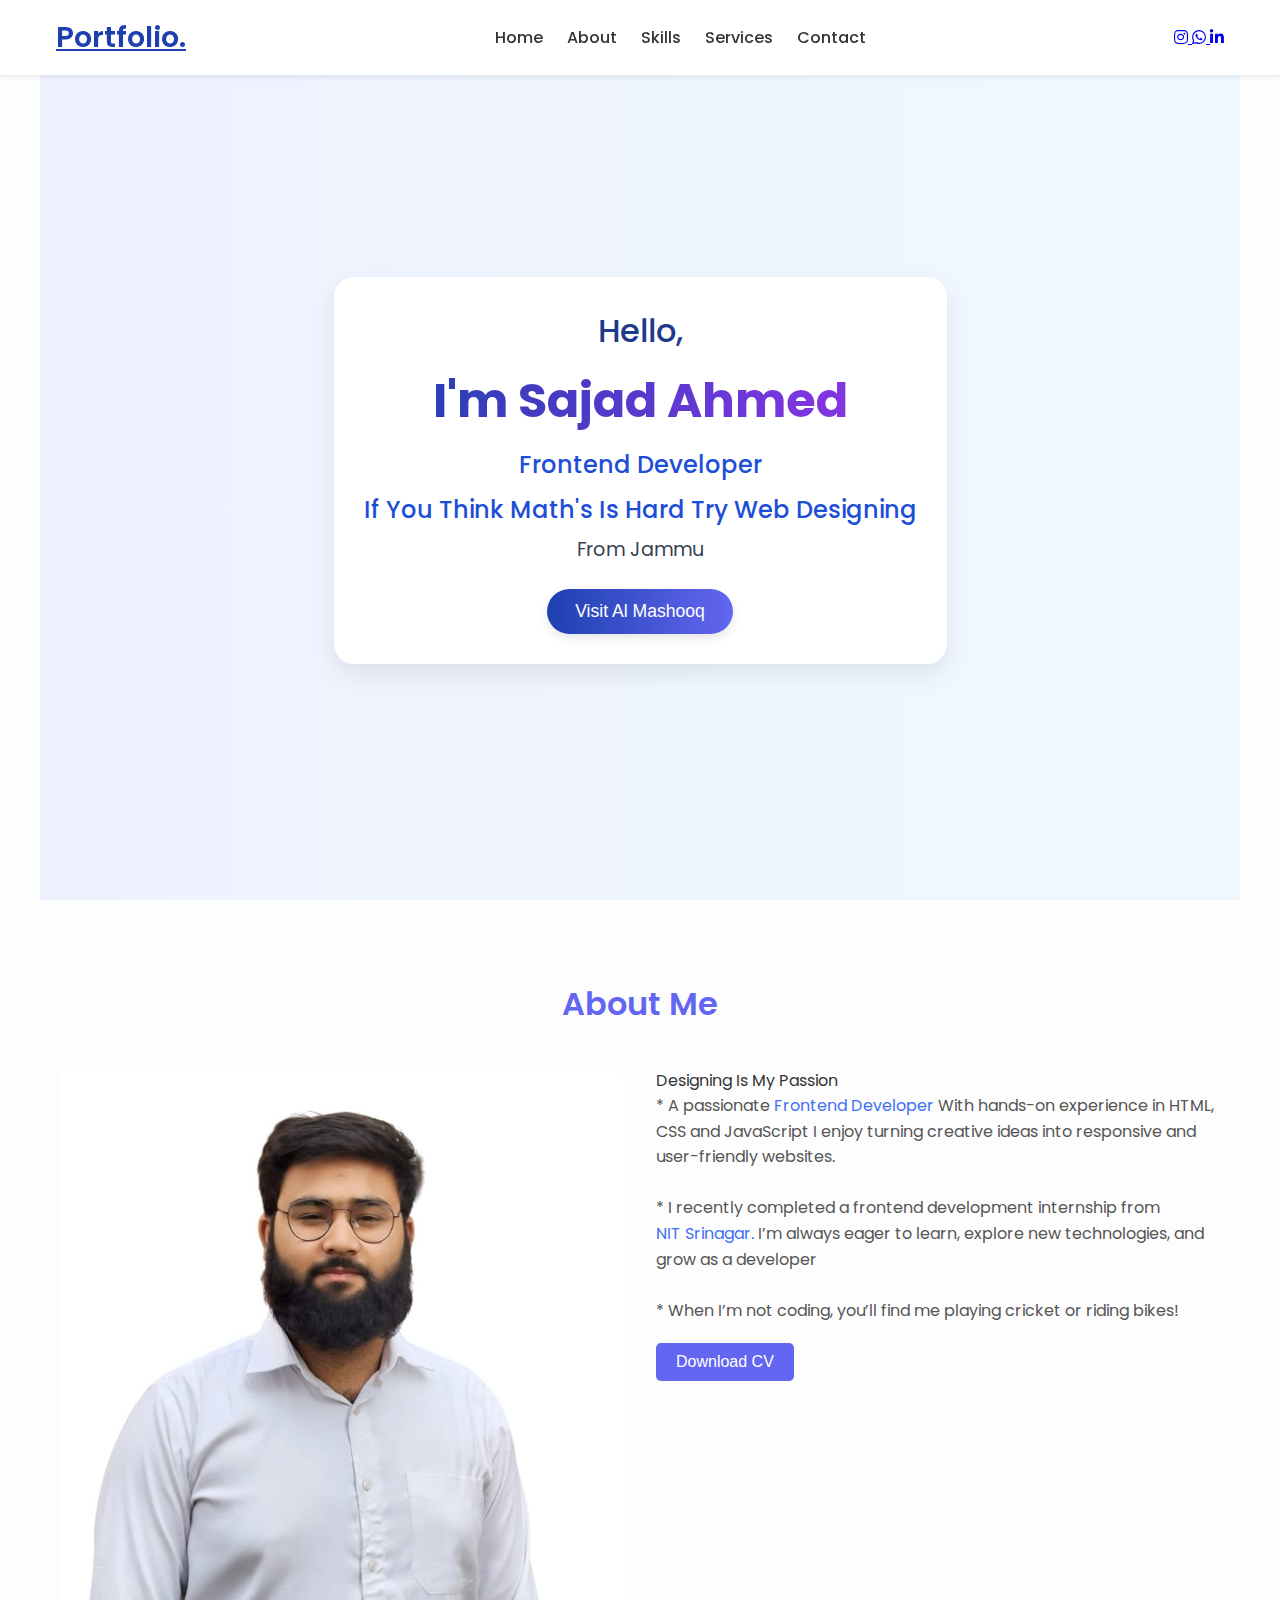
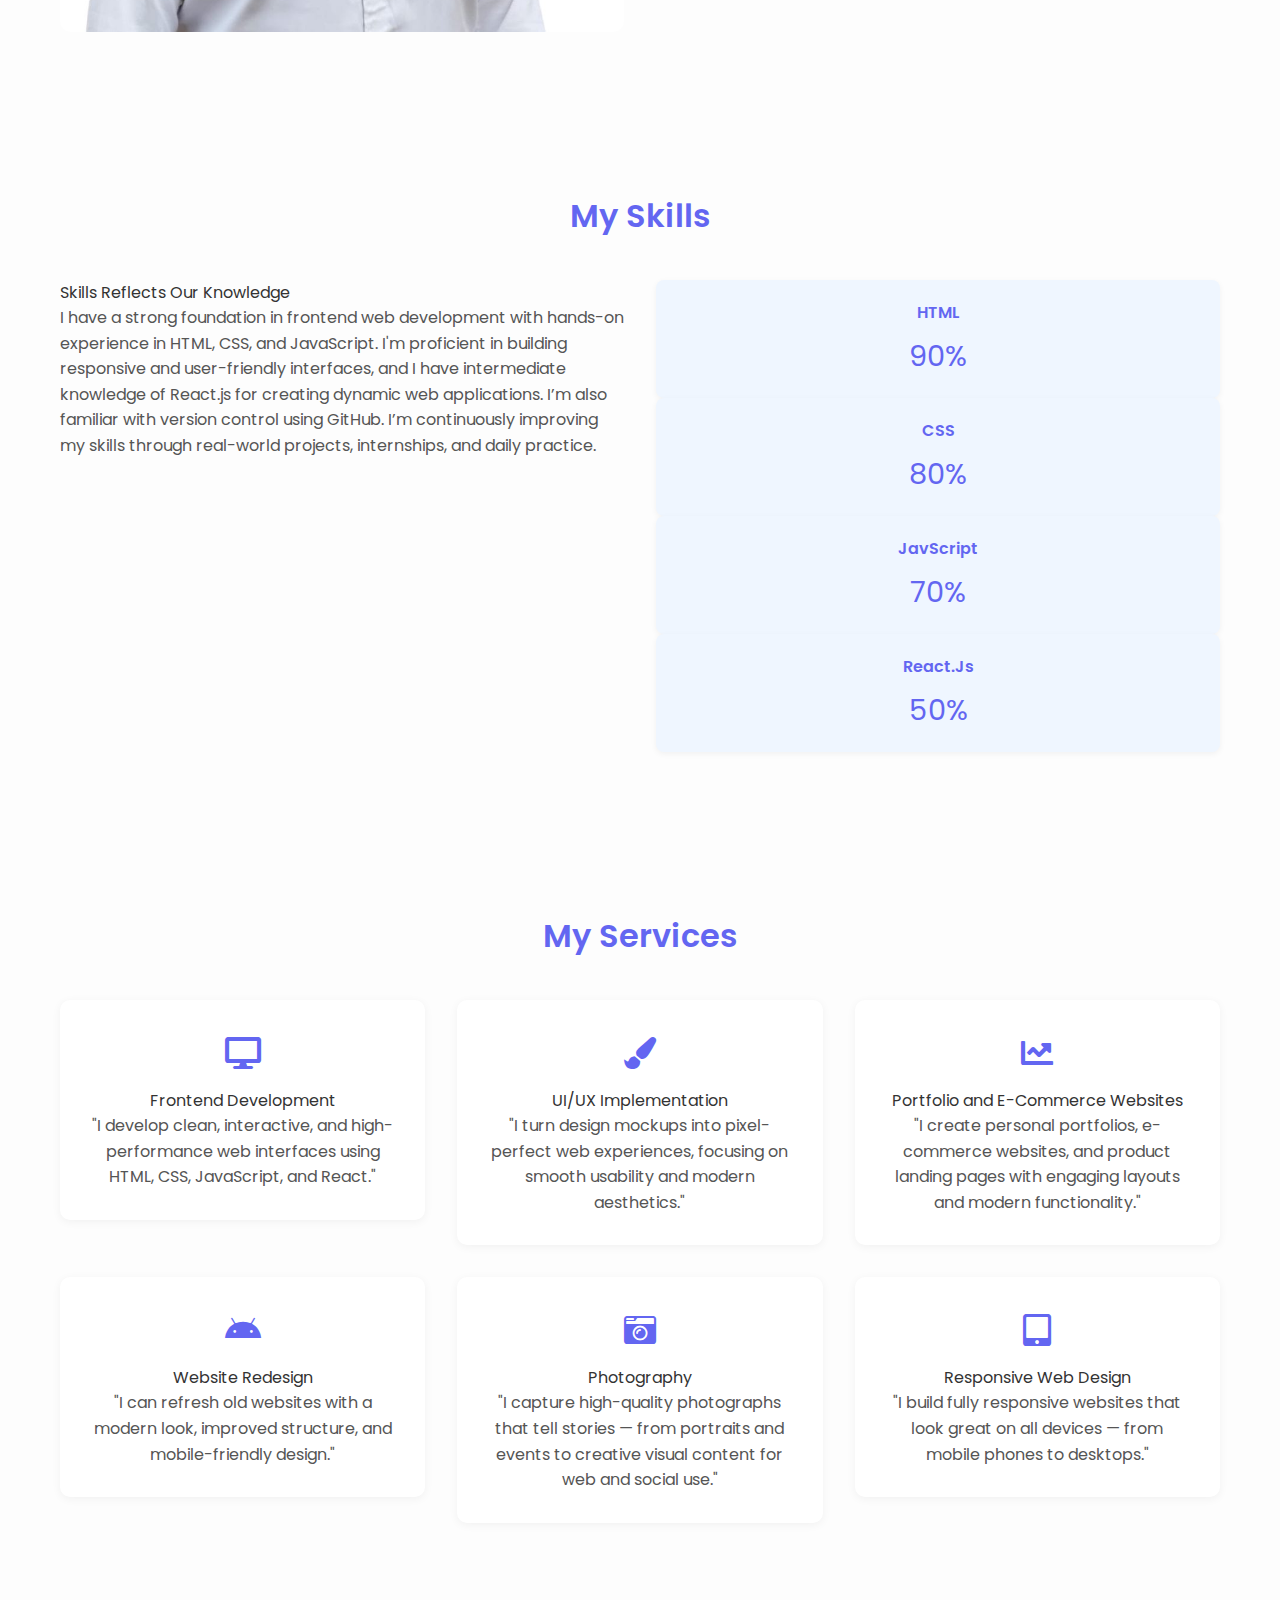
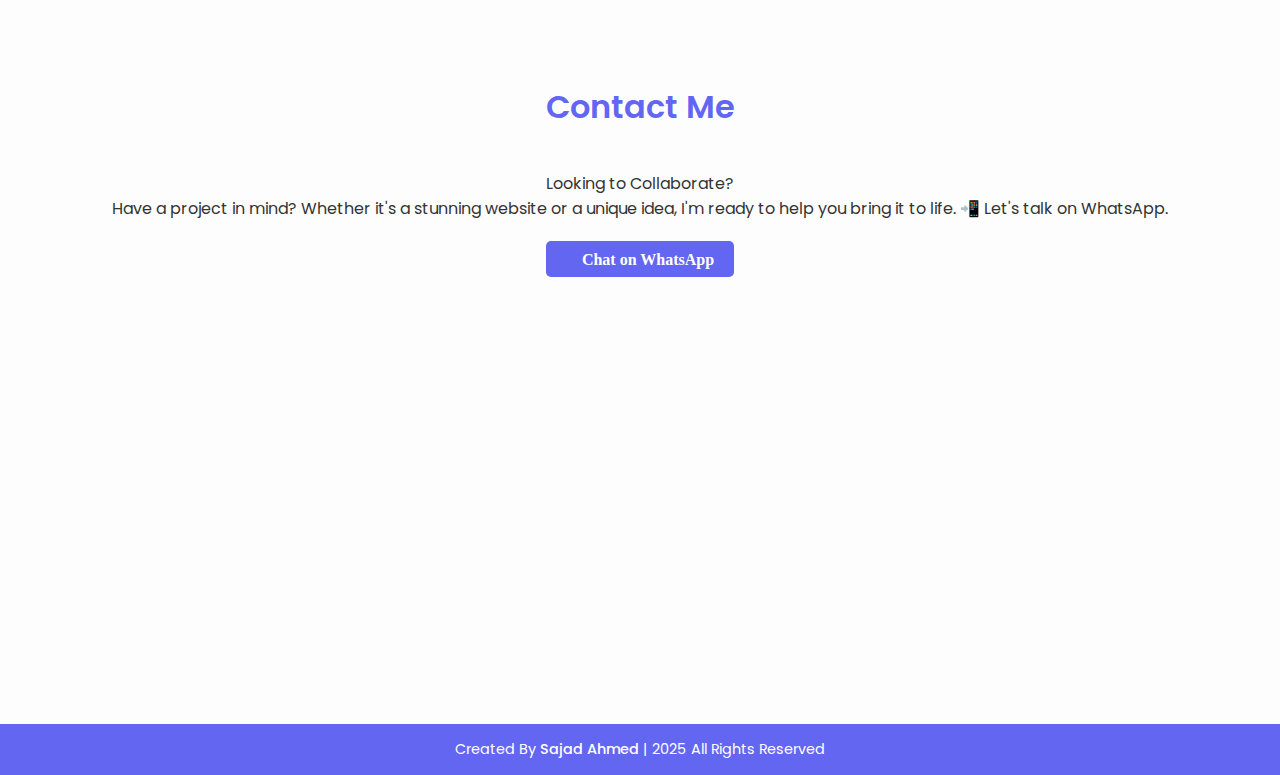
<file: index.html>
<!DOCTYPE html>
<!-- Website - www.codingnepalweb.com -->
<html lang="en" dir="ltr">
  
  <head>
    <meta charset="UTF-8" />
    <title>Portfolio</title>
    <link rel="stylesheet" href="port.css" />
    <script src="ppf.js" defer></script>


    <!-- Fontawesome CDN Link -->
    <link rel="stylesheet" href="https://cdnjs.cloudflare.com/ajax/libs/font-awesome/5.15.2/css/all.min.css" />
    <meta name="viewport" content="width=device-width, initial-scale=1.0" />
  </head>
  <body>
  
    <!-- Move to up button -->
    <div class="scroll-button">
      <a href="#home"><i class="fas fa-arrow-up"></i></a>
    </div>
    <!-- navgaition menu -->
     <nav>
    <div class="navbar">
  <div class="logo"><a href="#">Portfolio.</a></div>

  <ul class="menu">
    <li><a href="#home">Home</a></li>
    <li><a href="#about">About</a></li>
    <li><a href="#skills">Skills</a></li>
    <li><a href="#services">Services</a></li>
    <li><a href="#contact">Contact</a></li>
  </ul>

 

  


       <div class="media-icons">
        <!-- social icons -->
  <a href="https://www.instagram.com/sajad_says/" target="_blank">
    <i class="fab fa-instagram"></i>
  </a>
  <a href="https://wa.me/919149459286" target="_blank">
    <i class="fab fa-whatsapp"></i>
  </a>
  <a href="linkedin.com/in/sajad-ahmed-783ab4277" target="_blank">
    <i class="fab fa-linkedin-in"></i>
  </a>
</div>

      </div>
    
    </nav>
    <!-- Home Section Start -->
     
    <section class="home" id="home">
      <div class="home-content">
        <div class="text">
          <div class="text-one">Hello,</div>
          <div class="text-two">I'm Sajad Ahmed</div>
          <div class="text-three">Frontend Developer</div>
          <div class="text-three">If You Think Math's Is Hard Try Web Designing</div>
          <div class="text-four">From Jammu</div>
        </div>
       <div class="button">
 


  <a href="https://almashooq.vercel.app" target="_blank">
    <button class="visit-mashooq">Visit Al Mashooq</button>
  </a>
</div>



      </div>
    </section>
    <!-- About Section Start -->
     

    <section class="about" id="about">
      <div class="content">
        <div class="title"><span>About Me</span></div>
        <div class="about-details">
          <div class="left">
            <img src="img.jpg" alt="Sajad Ahmed" />
          </div>
          <div class="right">
            <div class="topic">Designing Is My Passion</div>
            <p>
               * A passionate<span style="color: #4070f4;"> Frontend Developer</span>  With hands-on experience in HTML, CSS and JavaScript 
                I enjoy turning creative ideas into responsive and user-friendly websites. <br>
                <br>
              * I recently completed a frontend development internship from  <br><span style="color: #4070f4;">NIT Srinagar.</span>
                I’m always eager to learn, explore new technologies, and grow as a developer<br>
                <br>
               * When I’m not coding, you’ll find me playing cricket or riding bikes!
            </p>
           <div class="button">
  <a href="./Sajad_Ahmed_CV.pdf" download>
    <button>Download CV</button>
  </a>
</div>

          </div>
        </div>
      </div>
    </section>
    <!-- My Skill Section Start -->
    <!-- Section Tag and Other Div will same where we need to put same CSS -->

    

    <section class="skills" id="skills">
      <div class="content">
        <div class="title"><span>My Skills</span></div>
        <div class="skills-details">
          <div class="text">
            <div class="topic">Skills Reflects Our Knowledge</div>
            <p>I have a strong foundation in frontend web development with hands-on experience in HTML, CSS, and JavaScript.
             I'm proficient in building responsive and user-friendly interfaces, and
             I have intermediate knowledge of React.js for creating dynamic web applications. 
             I’m also familiar with version control using GitHub. 
             I’m continuously improving my skills through real-world projects, internships, and daily practice.</p>
            
          </div>
          <div class="boxes">
            <div class="box">
              <div class="topic">HTML</div>
              <div class="per">90%</div>
            </div>
            <div class="box">
              <div class="topic">CSS</div>
              <div class="per">80%</div>
            </div>
            <div class="box">
              <div class="topic">JavScript</div>
              <div class="per">70%</div>
            </div>
            <div class="box">
              <div class="topic">React.Js</div>
              <div class="per">50%</div>
            </div>
          </div>
        </div>
      </div>
    </section>
    <!-- My Services Section Start -->

    

    <section class="services" id="services">
      <div class="content">
        <div class="title"><span>My Services</span></div>
        <div class="boxes">
          <div class="box">
            <div class="icon">
              <i class="fas fa-desktop"></i>
            </div>
            <div class="topic">Frontend Development</div>
            <p>"I develop clean, interactive, and high-performance web interfaces using HTML, CSS, JavaScript, and React."</p>
          </div>
          <div class="box">
            <div class="icon">
              <i class="fas fa-paint-brush"></i>
            </div>
            <div class="topic"> UI/UX Implementation</div>
            <p>"I turn design mockups into pixel-perfect web experiences, focusing on smooth usability and modern aesthetics."</p>
          </div>
          <div class="box">
            <div class="icon">
              <i class="fas fa-chart-line"></i>
            </div>
            <div class="topic">Portfolio and E-Commerce Websites</div>
            <p>"I create personal portfolios, e-commerce websites, and product landing pages with engaging layouts and modern functionality."</p>
          </div>
          <div class="box">
            <div class="icon">
              <i class="fab fa-android"></i>
            </div>
            <div class="topic"> Website Redesign</div>
            <p>"I can refresh old websites with a modern look, improved structure, and mobile-friendly design."</p>
          </div>
          <div class="box">
            <div class="icon">
              <i class="fas fa-camera-retro"></i>
            </div>
            <div class="topic">Photography</div>
            <p>"I capture high-quality photographs that tell stories — from portraits and events to creative visual content for web and social use."

</p>
          </div>
          <div class="box">
            <div class="icon">
              <i class="fas fa-tablet-alt"></i>
            </div>
            <div class="topic"> Responsive Web Design</div>
            <p>"I build fully responsive websites that look great on all devices — from mobile phones to desktops."</p>
          </div>
        </div>
      </div>
    </section>
    <!-- Contact Me section Start -->

   

    <section class="contact" id="contact">
        <div class="content">
          <div class="title"><span>Contact Me</span></div>
          <div class="text">
            <div class="topic">Looking to Collaborate?</div>

            <p>Have a project in mind? Whether it's a stunning website or a unique idea, I'm ready to help you bring it to life.
📲 Let's talk on WhatsApp.</p>
            <div class="button">
              <a href="https://wa.me/919149459286" target="_blank" class="whatsapp-btn">
        <button class="fa fa-whatsapp">Chat on WhatsApp</button> 
      </a>
            </div>
            <!-- Google Map Embed -->

           

            <div class="map" style="margin: 20px 0;">
              <iframe 
                src="https://www.google.com/maps/embed?pb=!1m18!1m12!1m3!1d3425.132623774478!2d74.83741737464847!3d32.726601888827075!2m3!1f0!2f0!3f0!3m2!1i1024!2i768!4f13.1!3m3!1m2!1s0x391e84250e16eced%3A0x9ef3c3f9e084ae3f!2sModel%20Institute%20of%20Engineering%20and%20Technology%2C%20Jammu!5e0!3m2!1sen!2sin!4v1682404123456!5m2!1sen!2sin" 
                width="100%" 
                height="300" 
                style="border:0;" 
                allowfullscreen="" 
                loading="lazy" 
                referrerpolicy="no-referrer-when-downgrade">
              </iframe>
            </div>
      
            
          </div>
        </div>
      </section>
      <!-- Footer Section Start -->
      <footer>
        <div class="text">
          <span>Created By <a href="#">Sajad Ahmed</a> |  2025 All Rights Reserved</span>
        </div>
      </footer>
     
      </body>
      </html>
</file>
<file: port.css>
/* Google Font CDN Link */
@import url('https://fonts.googleapis.com/css2?family=Poppins:wght@300;400;500;600;700&display=swap');

* {
  margin: 0;
  padding: 0;
  box-sizing: border-box;
  scroll-behavior: smooth;
}

body {
  font-family: 'Poppins', sans-serif;
  max-width: 100vw;
  overflow-x: hidden;
  background-color: #fdfdfd;
  color: #333;
}

img {
  max-width: 100%;
  display: block;
  height: auto;
}

nav {
  position: fixed;
  top: 0;
  width: 100%;
  background-color: #ffffff;
  box-shadow: 0 2px 6px rgba(0, 0, 0, 0.08);
  z-index: 999;
}

.navbar {
  max-width: 1200px;
  margin: auto;
  padding: 1rem;
  display: flex;
  justify-content: space-between;
  align-items: center;
  flex-wrap: wrap;
}

.logo a {
  font-size: 1.8rem;
  font-weight: 600;
  color: #1e40af;
}

.menu {
  display: flex;
  list-style: none;
  gap: 1.5rem;
}

.menu li a {
  text-decoration: none;
  color: #333;
  font-weight: 500;
  transition: 0.3s;
}

.menu li a:hover {
  color: #1e40af;
}

.menu-btn,
.cancel-btn {
  display: none;
}
.home {
  min-height: 100vh;
  background: linear-gradient(to right, #eef2ff, #f0f8ff);
  display: flex;
  align-items: center;
  justify-content: center;
  padding: 100px 20px 60px;
  position: relative;
  text-align: center;
}

.home-content {
  max-width: 800px;
  padding: 30px;
  background: white;
  border-radius: 20px;
  box-shadow: 0 10px 25px rgba(0, 0, 0, 0.08);
}

.home-content .text-one {
  font-size: 2rem;
  color: #1e3a8a;
  font-weight: 500;
}

.home-content .text-two {
  font-size: 3rem;
  font-weight: 700;
  background: linear-gradient(90deg, #1e40af, #9333ea);
  -webkit-background-clip: text;
  -webkit-text-fill-color: transparent;
  margin-top: 10px;
}

.home-content .text-three {
  font-size: 1.5rem;
  font-weight: 500;
  color: #1d4ed8;
  margin-top: 10px;
}

.home-content .text-four {
  font-size: 1.2rem;
  color: #374151;
  margin-top: 8px;
}

.home .button {
  margin-top: 25px;
}

.home .button button {
  padding: 12px 28px;
  font-size: 1.1rem;
  font-weight: 500;
  border: none;
  background: linear-gradient(to right, #1e40af, #6366f1);
  color: white;
  border-radius: 50px;
  box-shadow: 0 4px 10px rgba(0, 0, 0, 0.1);
  cursor: pointer;
  transition: 0.3s;
}

.home .button button:hover {
  transform: translateY(-2px);
  background: linear-gradient(to right, #4f46e5, #9333ea);
}

.scroll-button a {
  position: fixed;
  bottom: 20px;
  right: 20px;
  background-color:  #6366f1;
  color: white;
  padding: 10px 12px;
  border-radius: 50%;
  display: none;
  font-size: 18px;
}

section {
  padding: 80px 20px;
  max-width: 1200px;
  margin: auto;
}

.title {
  text-align: center;
  margin-bottom: 40px;
  font-size: 2rem;
  font-weight: 600;
  color: #6366f1;
}

.about-details,
.skills-details,
.services .boxes {
  display: flex;
  flex-wrap: wrap;
  gap: 2rem;
  justify-content: center;
  align-items: flex-start;
}

.about .left,
.about .right,
.skills-details .text,
.skills-details .boxes,
.services .box {
  flex: 1 1 300px;
}

.about .left img {
  max-width: 100%;
  border-radius: 10px;
}

.about .right p,
.skills-details p,
.services .box p {
  line-height: 1.6;
  color: #555;
}

.button {
  margin-top: 20px;
}

.button button {
  padding: 10px 20px;
  font-size: 1rem;
  border: none;
  background-color: #6366f1;
  color: white;
  border-radius: 5px;
  cursor: pointer;
  transition: 0.3s;
}

.button button:hover {
  background-color: #6366f1;
}

.skills-details .box {
  background: #eff6ff;
  padding: 20px;
  border-radius: 8px;
  text-align: center;
  box-shadow: 0 2px 6px rgba(0, 0, 0, 0.05);
}

.skills-details .box .topic {
  font-weight: 600;
  color:  #6366f1;
  margin-bottom: 10px;
}

.skills-details .box .per {
  font-size: 1.8rem;
  color: #6366f1;
}

.services .box {
  padding: 30px;
  background: #fff;
  text-align: center;
  border-radius: 10px;
  box-shadow: 0 2px 10px rgba(0, 0, 0, 0.05);
  transition: 0.3s ease;
}

.services .box:hover {
  background: #6366f1;
  color: white;
}

.services .box .icon {
  font-size: 2rem;
  margin-bottom: 10px;
  color: #6366f1;
}

.services .box:hover .icon {
  color: white;
}

.contact .text {
  text-align: center;
  color: #333;
}

.contact iframe {
  width: 100%;
  border: none;
  border-radius: 8px;
  margin-top: 20px;
}

footer {
  background:  #6366f1;
  color: white;
  text-align: center;
  padding: 15px 0;
  font-size: 0.9rem;
}

footer a {
  color: white;
  font-weight: 500;
  text-decoration: none;
}

footer a:hover {
  text-decoration: underline;
}

/* Responsive Media Queries */
@media screen and (max-width: 768px) {
  .menu {
    position: absolute;
    top: 100%;
    left: 0;
    right: 0;
    background: #fff;
    flex-direction: column;
    align-items: center;
    display: none;
    box-shadow: 0 2px 6px rgba(0, 0, 0, 0.05);
  }
  .menu.active {
    display: flex;
  }
  .menu-btn,
  .cancel-btn {
    display: block;
    font-size: 24px;
    color: #6366f1;
  }
}
</file>
